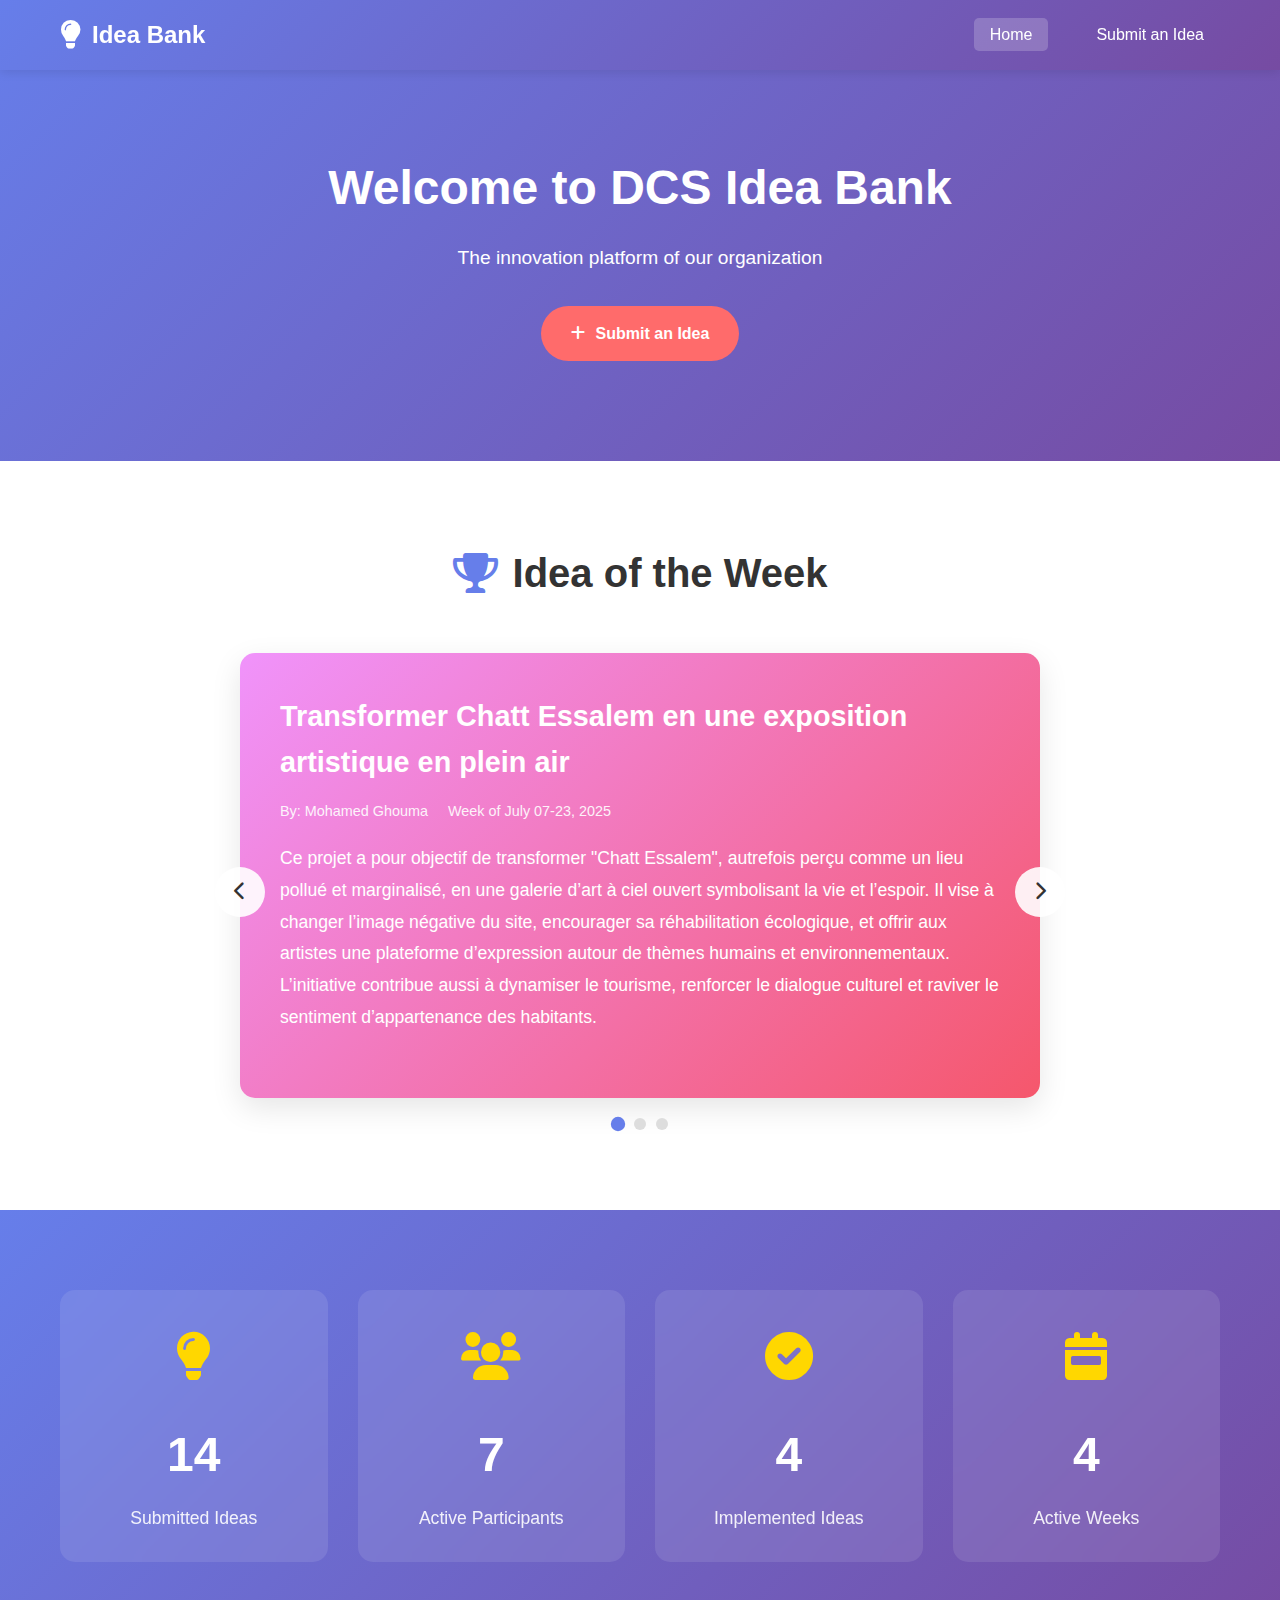
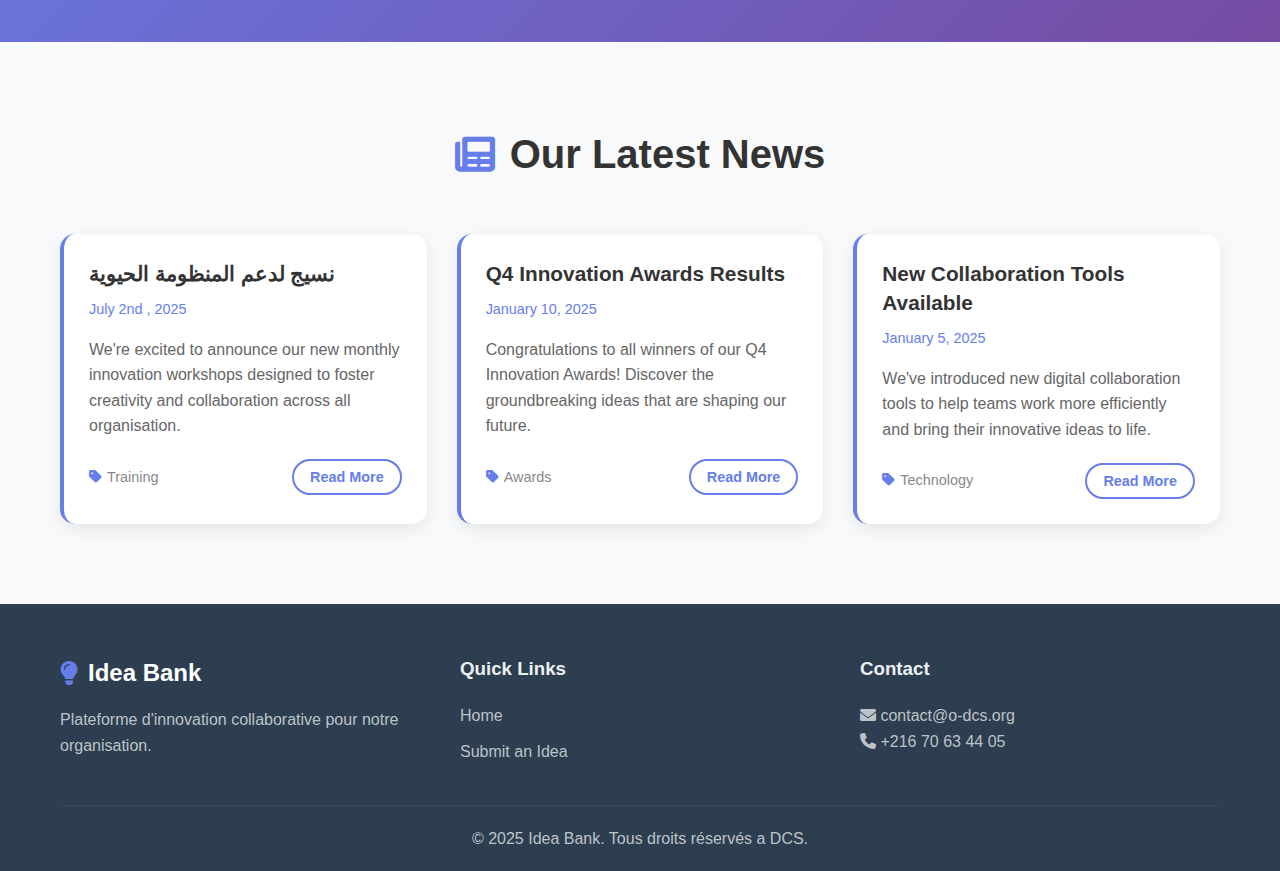
<file: index.html>
<!DOCTYPE html>
<html lang="fr">
<head>
    <meta charset="UTF-8">
    <meta name="viewport" content="width=device-width, initial-scale=1.0">
    <title>Idea Bank - Plateforme d'Innovation</title>
    <link rel="stylesheet" href="styles.css">
    <link href="https://cdnjs.cloudflare.com/ajax/libs/font-awesome/6.0.0/css/all.min.css" rel="stylesheet">
</head>
<body>
    <!-- Navigation -->
    <nav class="navbar">
        <div class="nav-container">
            <div class="nav-logo">
                <i class="fas fa-lightbulb"></i>
                <span>Idea Bank</span>
            </div>
            <ul class="nav-menu">
                <li class="nav-item">
                    <a href="index.html" class="nav-link active">Home</a>
                </li>
                <li class="nav-item">
                    <a href="submit-idea.html" class="nav-link">Submit an Idea</a>
                </li>
              
            </ul>
            <div class="hamburger">
                <span class="bar"></span>
                <span class="bar"></span>
                <span class="bar"></span>
            </div>
        </div>
    </nav>

    <!-- Hero Section -->
    <section class="hero">
        <div class="hero-content">
            <h1>Welcome to DCS Idea Bank</h1>
            <p>The innovation platform of our organization</p>
            <a href="submit-idea.html" class="cta-button">
                <i class="fas fa-plus"></i>
                Submit an Idea
            </a>
        </div>
    </section>

    <!-- Idea of the Week Slider -->
    <section class="idea-of-week">
        <div class="container">
            <h2 class="section-title">
                <i class="fas fa-trophy"></i>
                Idea of the Week
            </h2>
            
            <div class="slider-container">
                <div class="slider">
                    <div class="slide active">
                        <div class="slide-content">
                            <div class="slide-header">
                                <h3>Transformer Chatt Essalem en une exposition artistique en plein air</h3>
                                <div class="slide-meta">
                                    <span class="author">By: Mohamed Ghouma </span>
                                    <span class="date">Week of July 07-23, 2025</span>
                                </div>
                            </div>
                            <p class="slide-description">
Ce projet a pour objectif de transformer "Chatt Essalem", autrefois perçu comme un lieu pollué et marginalisé, en une galerie d’art à ciel ouvert symbolisant la vie et l’espoir. Il vise à changer l’image négative du site, encourager sa réhabilitation écologique, et offrir aux artistes une plateforme d’expression autour de thèmes humains et environnementaux. L’initiative contribue aussi à dynamiser le tourisme, renforcer le dialogue culturel et raviver le sentiment d’appartenance des habitants.                            </p>
                            <div class="slide-stats">
                              
                            </div>
                        </div>
                    </div>
                    <div class="slide ">
                        <div class="slide-content">
                            <div class="slide-header">
                                <h3>Projection-Débat – "For Sama" (Pour Sama)</h3>
                                <div class="slide-meta">
                                    <span class="author">By: Amira </span>
                                    <span class="date">Week of July 07-15, 2025</span>
                                </div>
                            </div>
                            <p class="slide-description">
                               Cette initiative vise à stimuler la réflexion collective autour des thématiques de la guerre, des droits humains, du courage des femmes et des familles en temps de crise, tout en encourageant l’empathie, l’ouverture d’esprit et l’humanité au sein de l’équipe. Elle permettra également de créer un espace de dialogue autour des questions d’engagement social, de solidarité et de résilience, en cohérence avec les valeurs de l’organisation.
                            </p>
                            <div class="slide-stats">
                              
                            </div>
                        </div>
                    </div>
                        <div class="slide">
                        <div class="slide-content">
                            <div class="slide-header">
                                <h3>Ciné Pause Collective</h3>
                                <div class="slide-meta">
                                    <span class="author">By:Iheb Ghrairi</span>
                                    <span class="date">Week of July 07-9, 2025</span>
                                </div>
                            </div>
                            <p class="slide-description">
Instaurer une pause cinéma hebdomadaire ouverte à toute l’équipe de DCS, où l’on regarde ensemble un court-métrage, un documentaire artistique, ou une œuvre audiovisuelle inspirante. Cette activité vise à créer un espace collectif de détente, de stimulation culturelle, et de cohésion d’équipe.                            </p>
                            <div class="slide-stats">
                              
                            </div>
                        </div>
                    </div>
                        <div class="slide">
                        <div class="slide-content">
                            <div class="slide-header">
                                <h3>Matrice d'analyse de risque</h3>
                                <div class="slide-meta">
                                    <span class="author">By:Jassem belayadi</span>
                                    <span class="date">Week of June 06-25, 2025</span>
                                </div>
                            </div>
                            <p class="slide-description">
La matrice d’analyse de risque est un outil essentiel dans la gestion de projets, permettant d’identifier, d’évaluer et de hiérarchiser les risques potentiels. En croisant la probabilité d’occurrence d’un risque avec l’impact potentiel qu’il peut avoir sur un projet ou une activité.                            <div class="slide-stats">
                              
                            </div>
                        </div>
                    </div>


                 

                 
                </div>

                <!-- Slider Navigation -->
                <button class="slider-btn prev-btn" onclick="changeSlide(-1)">
                    <i class="fas fa-chevron-left"></i>
                </button>
                <button class="slider-btn next-btn" onclick="changeSlide(1)">
                    <i class="fas fa-chevron-right"></i>
                </button>

                <!-- Slider Indicators -->
                <div class="slider-indicators">
                    <span class="indicator active" onclick="currentSlide(1)"></span>
                    <span class="indicator" onclick="currentSlide(2)"></span>
                    <span class="indicator" onclick="currentSlide(3)"></span>
                </div>
            </div>
        </div>
    </section>

    <!-- Statistics Section -->
    <section class="stats-section">
        <div class="container">
            <div class="stats-grid">
                <div class="stat-card">
                    <div class="stat-icon">
                        <i class="fas fa-lightbulb"></i>
                    </div>
                    <div class="stat-number" data-target="14">14</div>
                    <div class="stat-label">Submitted Ideas</div>
                </div>
                <div class="stat-card">
                    <div class="stat-icon">
                        <i class="fas fa-users"></i>
                    </div>
                    <div class="stat-number" data-target="7">7</div>
                    <div class="stat-label">Active Participants</div>
                </div>
                <div class="stat-card">
                    <div class="stat-icon">
                        <i class="fas fa-check-circle"></i>
                    </div>
                    <div class="stat-number" data-target="4">4</div>
                    <div class="stat-label">Implemented Ideas</div>
                </div>
                <div class="stat-card">
                    <div class="stat-icon">
                        <i class="fas fa-calendar-week"></i>
                    </div>
                    <div class="stat-number" data-target="4">4</div>
                    <div class="stat-label">Active Weeks</div>
                </div>
            </div>
        </div>
    </section>

    <!-- Latest News Section -->
    <section class="latest-news">
        <div class="container">
            <h2 class="section-title">
                <i class="fas fa-newspaper"></i>
                Our Latest News
            </h2>
            <div class="news-grid">
                <div class="news-card">
                    <div class="news-header">
                        <h3>نسيج لدعم المنظومة الحيوية</h3>
                        <span class="news-date">July 2nd , 2025</span>
                    </div>
                    <p>We're excited to announce our new monthly innovation workshops designed to foster creativity and collaboration across all organisation.</p>
                    <div class="news-footer">
                        <span class="news-category">
                            <i class="fas fa-tag"></i> Training
                        </span>
                        <button class="read-more" data-news="workshop">Read More</button>
                    </div>
                </div>

                <div class="news-card">
                    <div class="news-header">
                        <h3>Q4 Innovation Awards Results</h3>
                        <span class="news-date">January 10, 2025</span>
                    </div>
                    <p>Congratulations to all winners of our Q4 Innovation Awards! Discover the groundbreaking ideas that are shaping our future.</p>
                    <div class="news-footer">
                        <span class="news-category">
                            <i class="fas fa-tag"></i> Awards
                        </span>
                        <button class="read-more" data-news="awards">Read More</button>
                    </div>
                </div>

                <div class="news-card">
                    <div class="news-header">
                        <h3>New Collaboration Tools Available</h3>
                        <span class="news-date">January 5, 2025</span>
                    </div>
                    <p>We've introduced new digital collaboration tools to help teams work more efficiently and bring their innovative ideas to life.</p>
                    <div class="news-footer">
                        <span class="news-category">
                            <i class="fas fa-tag"></i> Technology
                        </span>
                        <button class="read-more" data-news="tools">Read More</button>
                    </div>
                </div>
            </div>
        </div>
    </section>

    <!-- News Modal -->
    <div id="newsModal" class="news-modal">
        <div class="modal-content">
            <div class="modal-header">
                <h2 id="modalTitle"></h2>
                <span class="close-modal">&times;</span>
            </div>
            <div class="modal-body">
                <div class="modal-meta">
                    <span id="modalDate"></span>
                    <span id="modalCategory"></span>
                </div>
                <div id="modalContent"></div>
            </div>
        </div>
    </div>

    <!-- Footer -->
    <footer class="footer">
        <div class="container">
            <div class="footer-content">
                <div class="footer-section">
                    <div class="footer-logo">
                        <i class="fas fa-lightbulb"></i>
                        <span>Idea Bank</span>
                    </div>
                    <p>Plateforme d'innovation collaborative pour notre organisation.</p>
                </div>
                <div class="footer-section">
                    <h3>Quick Links</h3>
                    <ul>
                        <li><a href="index.html">Home</a></li>
                        <li><a href="submit-idea.html">Submit an Idea</a></li>
                    </ul>
                </div>
                <div class="footer-section">
                    <h3>Contact</h3>
                    <p><i class="fas fa-envelope"></i> contact@o-dcs.org</p>
                    <p><i class="fas fa-phone"></i> +216 70 63 44 05</p>
                </div>
            </div>
            <div class="footer-bottom">
                <p>&copy; 2025 Idea Bank. Tous droits réservés a DCS.</p>
            </div>
        </div>
    </footer>

    <script src="script.js"></script>
</body>
</html>
</file>
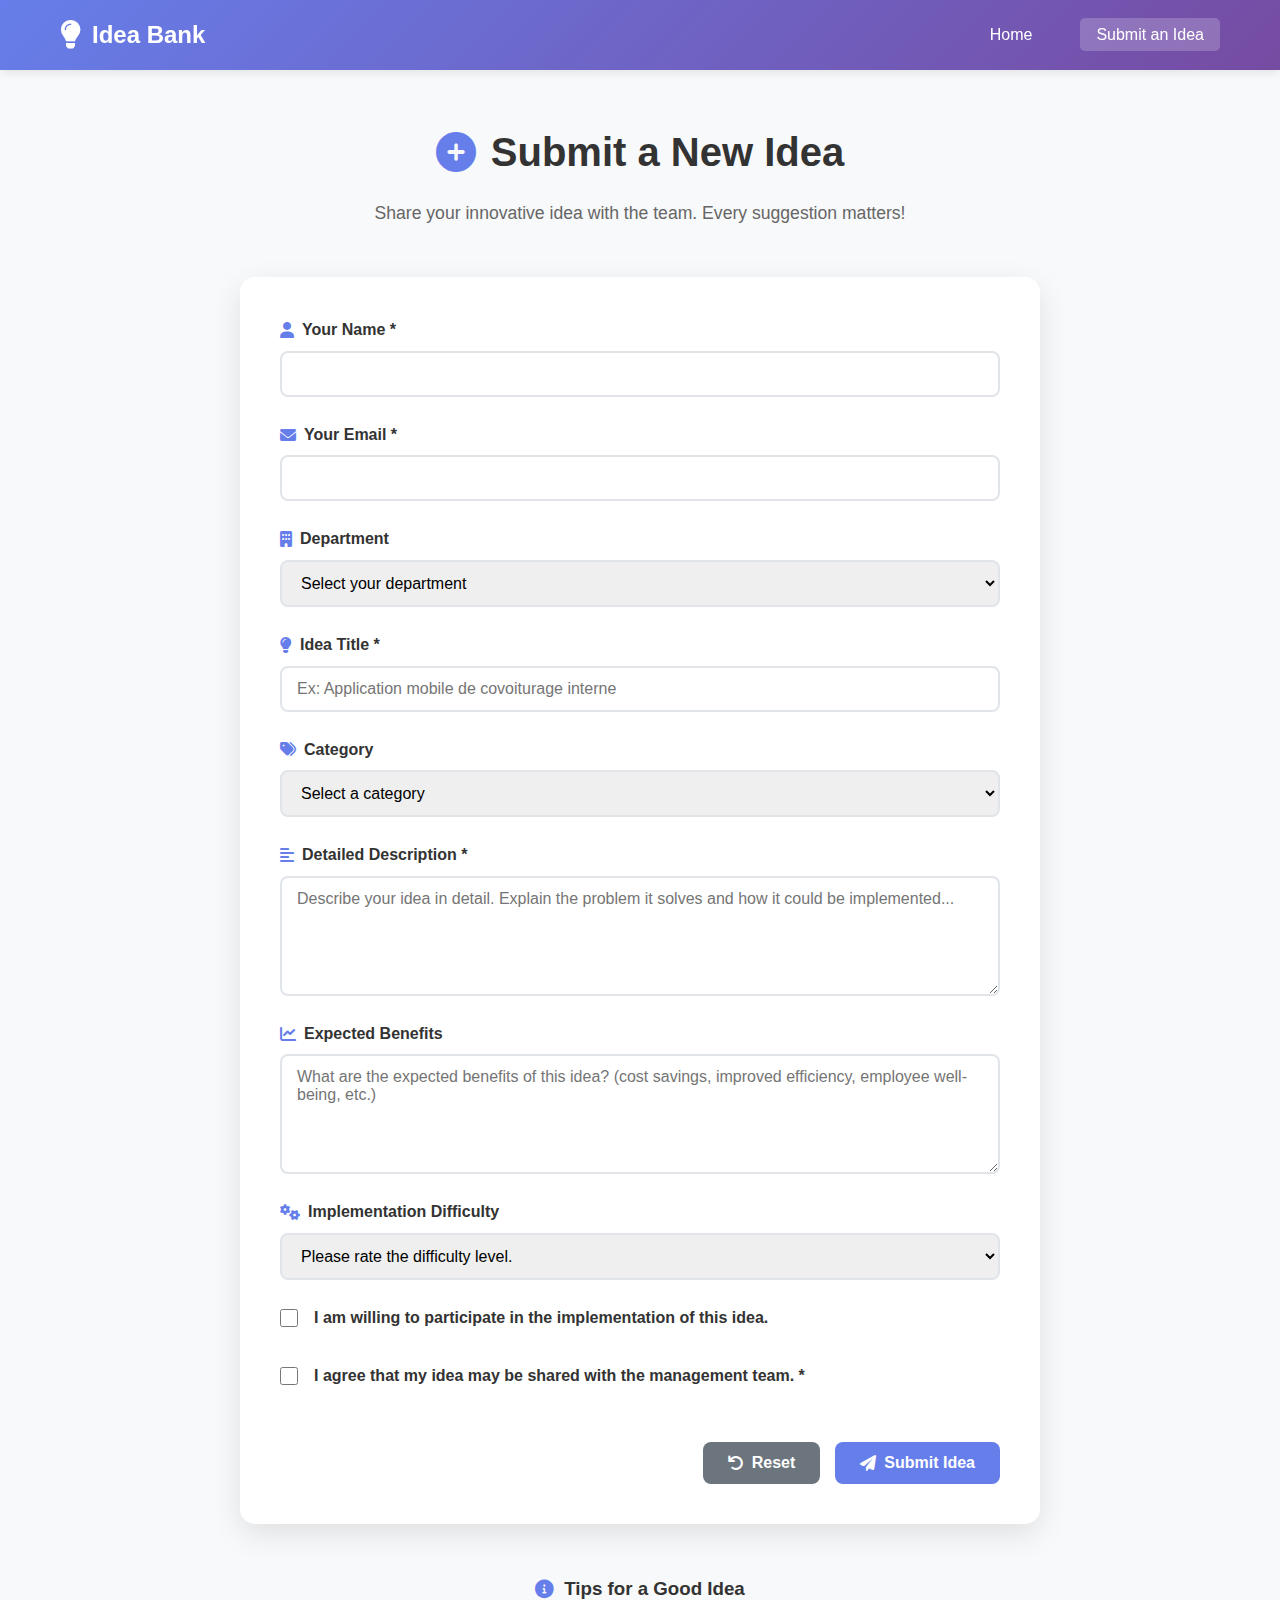
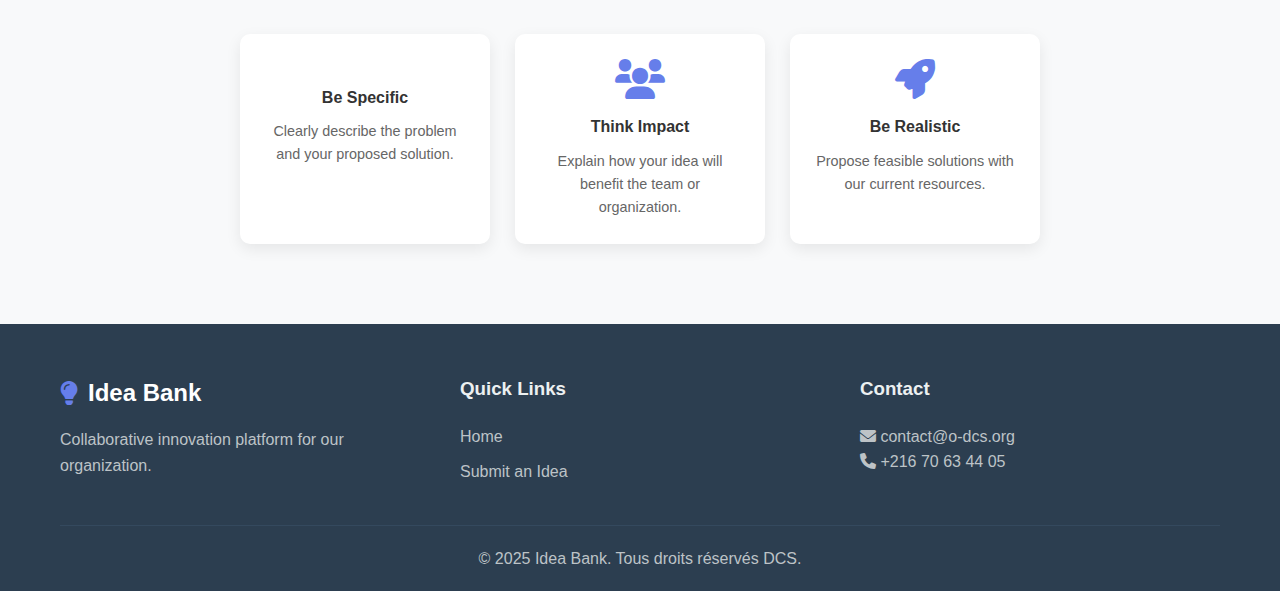
<file: submit-idea.html>
<!DOCTYPE html>
<html lang="fr">
<head>
    <meta charset="UTF-8">
    <meta name="viewport" content="width=device-width, initial-scale=1.0">
    <title>Submit an Idea – Idea Bank</title>
    <link rel="stylesheet" href="styles.css">
    <link href="https://cdnjs.cloudflare.com/ajax/libs/font-awesome/6.0.0/css/all.min.css" rel="stylesheet">
</head>
<body>
    <!-- Navigation -->
    <nav class="navbar">
        <div class="nav-container">
            <div class="nav-logo">
                <i class="fas fa-lightbulb"></i>
                <span>Idea Bank</span>
            </div>
            <ul class="nav-menu">
                <li class="nav-item">
                    <a href="index.html" class="nav-link">Home</a>
                </li>
                <li class="nav-item">
                    <a href="submit-idea.html" class="nav-link active">Submit an Idea</a>
                </li>
              
            </ul>
            <div class="hamburger">
                <span class="bar"></span>
                <span class="bar"></span>
                <span class="bar"></span>
            </div>
        </div>
    </nav>

    <!-- Form Section -->
    <section class="form-section">
        <div class="container">
            <div class="form-header">
                <h1>
                    <i class="fas fa-plus-circle"></i>
                  Submit a New Idea
                </h1>
                <p>Share your innovative idea with the team. Every suggestion matters!</p>
            </div>

            <div class="form-container">
                <form id="ideaForm" class="idea-form">
                    <div class="form-group">
                        <label for="authorName">
                            <i class="fas fa-user"></i>
                          Your Name *
                        </label>
                        <input type="text" id="authorName" name="authorName" required>
                    </div>

                    <div class="form-group">
                        <label for="authorEmail">
                            <i class="fas fa-envelope"></i>
                            Your Email *
                        </label>
                        <input type="email" id="authorEmail" name="authorEmail" required>
                    </div>

                    <div class="form-group">
                        <label for="department">
                            <i class="fas fa-building"></i>
                            Department
                        </label>
                        <select id="department" name="department">
                            <option value="">Select your department</option>
                            <option value="IT">IT</option>
                            <option value="HR">Human Resources</option>
                            <option value="Marketing">Com</option>
                            <option value="Finance">Finance</option>
                            <option value="Operations">PM</option>
                            <option value="Sales">Logistique</option>
                            <option value="Other">Autre</option>
                        </select>
                    </div>

                    <div class="form-group">
                        <label for="ideaTitle">
                            <i class="fas fa-lightbulb"></i>
                            Idea Title *
                        </label>
                        <input type="text" id="ideaTitle" name="ideaTitle" required 
                               placeholder="Ex: Application mobile de covoiturage interne">
                    </div>

                    <div class="form-group">
                        <label for="ideaCategory">
                            <i class="fas fa-tags"></i>
                            Category
                        </label>
                        <select id="ideaCategory" name="ideaCategory">
                            <option value="">Select a category</option>
                            <option value="Process">Process</option>
                            <option value="Workplace">Work Environment </option>
                            <option value="Communication">Communication</option>
                            <option value="Training">Training</option>
                            <option value="Sustainability">Sustainable Development</option>
                            <option value="Other">Other</option>
                        </select>
                    </div>

                    <div class="form-group">
                        <label for="ideaDescription">
                            <i class="fas fa-align-left"></i>
                            Detailed Description *
                        </label>
                        <textarea id="ideaDescription" name="ideaDescription" required 
                                  placeholder="Describe your idea in detail. Explain the problem it solves and how it could be implemented..."></textarea>
                    </div>

                    <div class="form-group">
                        <label for="expectedBenefits">
                            <i class="fas fa-chart-line"></i>
                            Expected Benefits
                        </label>
                        <textarea id="expectedBenefits" name="expectedBenefits" 
                                  placeholder="What are the expected benefits of this idea? (cost savings, improved efficiency, employee well-being, etc.)"></textarea>
                    </div>

                    <div class="form-group">
                        <label for="implementationDifficulty">
                            <i class="fas fa-cogs"></i>
                            Implementation Difficulty
                        </label>
                        <select id="implementationDifficulty" name="implementationDifficulty">
                            <option value="">Please rate the difficulty level.</option>
                            <option value="Low">Low – Can be implemented quickly</option>
                            <option value="Medium">Medium – Requires some resources</option>
                            <option value="High">High – Complex, long-term project</option>
                        </select>
                    </div>

                    <div class="form-group checkbox-group">
                        <label class="checkbox-label">
                            <input type="checkbox" id="willingToLead" name="willingToLead">
                            <span class="checkmark"></span>
                            I am willing to participate in the implementation of this idea.
                        </label>
                    </div>

                    <div class="form-group checkbox-group">
                        <label class="checkbox-label">
                            <input type="checkbox" id="agreeTerms" name="agreeTerms" required>
                            <span class="checkmark"></span>
                            I agree that my idea may be shared with the management team. *
                        </label>
                    </div>

                    <div class="form-actions">
                        <button type="button" class="btn-secondary" onclick="resetForm()">
                            <i class="fas fa-undo"></i>
                            Reset
                        </button>
                        <button type="submit" class="btn-primary">
                            <i class="fas fa-paper-plane"></i>
                            Submit Idea
                        </button>
                    </div>
                </form>

                <!-- Success Message -->
                <div id="successMessage" class="success-message" style="display: none;">
                    <div class="success-content">
                        <i class="fas fa-check-circle"></i>
                        <h3>Idea Submitted Successfully!</h3>
                        <p>Thank you for your contribution. Your idea will be reviewed by our team.</p>
                        <button onclick="hideSuccessMessage()" class="btn-primary">
                            Submit Another Idea
                        </button>
                    </div>
                </div>
            </div>

            <!-- Tips Section -->
            <div class="tips-section">
                <h3><i class="fas fa-info-circle"></i> Tips for a Good Idea</h3>
                <div class="tips-grid">
                    <div class="tip-card">
                        <i class="fas fa-target"></i>
                        <h4>Be Specific</h4>
                        <p>Clearly describe the problem and your proposed solution.</p>
                    </div>
                    <div class="tip-card">
                        <i class="fas fa-users"></i>
                        <h4>Think Impact</h4>
                        <p>Explain how your idea will benefit the team or organization.</p>
                    </div>
                    <div class="tip-card">
                        <i class="fas fa-rocket"></i>
                        <h4>Be Realistic</h4>
                        <p>Propose feasible solutions with our current resources.</p>
                    </div>
                </div>
            </div>
        </div>
    </section>

    <!-- Footer -->
    <footer class="footer">
        <div class="container">
            <div class="footer-content">
                <div class="footer-section">
                    <div class="footer-logo">
                        <i class="fas fa-lightbulb"></i>
                        <span>Idea Bank</span>
                    </div>
                    <p>Collaborative innovation platform for our organization.</p>
                </div>
                <div class="footer-section">
                    <h3>Quick Links</h3>
                    <ul>
                        <li><a href="index.html">Home</a></li>
                        <li><a href="submit-idea.html">Submit an Idea</a></li>
                    </ul>
                </div>
                <div class="footer-section">
                    <h3>Contact</h3>
                    <p><i class="fas fa-envelope"></i> contact@o-dcs.org</p>
                    <p><i class="fas fa-phone"></i> +216 70 63 44 05</p>
                </div>
            </div>
            <div class="footer-bottom">
                <p>&copy; 2025 Idea Bank. Tous droits réservés DCS.</p>
            </div>
        </div>
    </footer>

    <script src="script.js"></script>
</body>
</html>
</file>
<file: styles.css>
/* Reset and Base Styles */
* {
  margin: 0;
  padding: 0;
  box-sizing: border-box;
}

body {
  font-family: "Segoe UI", Tahoma, Geneva, Verdana, sans-serif;
  line-height: 1.6;
  color: #333;
  background-color: #f8f9fa;
}

.container {
  max-width: 1200px;
  margin: 0 auto;
  padding: 0 20px;
}

/* Navigation */
.navbar {
  background: linear-gradient(135deg, #667eea 0%, #764ba2 100%);
  padding: 1rem 0;
  position: fixed;
  top: 0;
  width: 100%;
  z-index: 1000;
  box-shadow: 0 2px 10px rgba(0, 0, 0, 0.1);
}

.nav-container {
  max-width: 1200px;
  margin: 0 auto;
  padding: 0 20px;
  display: flex;
  justify-content: space-between;
  align-items: center;
}

.nav-logo {
  display: flex;
  align-items: center;
  color: white;
  font-size: 1.5rem;
  font-weight: bold;
}

.nav-logo i {
  margin-right: 10px;
  font-size: 1.8rem;
}

.nav-menu {
  display: flex;
  list-style: none;
  gap: 2rem;
}

.nav-link {
  color: white;
  text-decoration: none;
  font-weight: 500;
  transition: all 0.3s ease;
  padding: 0.5rem 1rem;
  border-radius: 5px;
}

.nav-link:hover,
.nav-link.active {
  background-color: rgba(255, 255, 255, 0.2);
  transform: translateY(-2px);
}

.hamburger {
  display: none;
  flex-direction: column;
  cursor: pointer;
}

.bar {
  width: 25px;
  height: 3px;
  background-color: white;
  margin: 3px 0;
  transition: 0.3s;
}

/* Hero Section */
.hero {
  background: linear-gradient(135deg, #667eea 0%, #764ba2 100%);
  color: white;
  padding: 150px 0 100px;
  text-align: center;
}

.hero-content h1 {
  font-size: 3rem;
  margin-bottom: 1rem;
  animation: fadeInUp 1s ease;
}

.hero-content p {
  font-size: 1.2rem;
  margin-bottom: 2rem;
  animation: fadeInUp 1s ease 0.2s both;
}

.cta-button {
  display: inline-flex;
  align-items: center;
  gap: 10px;
  background-color: #ff6b6b;
  color: white;
  padding: 15px 30px;
  text-decoration: none;
  border-radius: 50px;
  font-weight: bold;
  transition: all 0.3s ease;
  animation: fadeInUp 1s ease 0.4s both;
}

.cta-button:hover {
  background-color: #ff5252;
  transform: translateY(-3px);
  box-shadow: 0 10px 25px rgba(255, 107, 107, 0.3);
}

/* Section Titles */
.section-title {
  text-align: center;
  font-size: 2.5rem;
  margin-bottom: 3rem;
  color: #333;
  display: flex;
  align-items: center;
  justify-content: center;
  gap: 15px;
}

.section-title i {
  color: #667eea;
}

/* Idea of the Week Slider */
.idea-of-week {
  padding: 80px 0;
  background: white;
}

.slider-container {
  position: relative;
  max-width: 800px;
  margin: 0 auto;
}

.slider {
  overflow: hidden;
  border-radius: 15px;
  box-shadow: 0 10px 30px rgba(0, 0, 0, 0.1);
}

.slide {
  display: none;
  padding: 40px;
  background: linear-gradient(135deg, #f093fb 0%, #f5576c 100%);
  color: white;
  animation: slideIn 0.5s ease;
}

.slide.active {
  display: block;
}

.slide-header h3 {
  font-size: 1.8rem;
  margin-bottom: 15px;
}

.slide-meta {
  display: flex;
  gap: 20px;
  margin-bottom: 20px;
  font-size: 0.9rem;
  opacity: 0.9;
}

.slide-description {
  font-size: 1.1rem;
  line-height: 1.8;
  margin-bottom: 25px;
}

.slide-stats {
  display: flex;
  gap: 20px;
}

.stat {
  display: flex;
  align-items: center;
  gap: 5px;
  background-color: rgba(255, 255, 255, 0.2);
  padding: 8px 15px;
  border-radius: 20px;
}

.slider-btn {
  position: absolute;
  top: 50%;
  transform: translateY(-50%);
  background-color: rgba(255, 255, 255, 0.9);
  border: none;
  width: 50px;
  height: 50px;
  border-radius: 50%;
  cursor: pointer;
  font-size: 1.2rem;
  color: #333;
  transition: all 0.3s ease;
}

.slider-btn:hover {
  background-color: white;
  transform: translateY(-50%) scale(1.1);
}

.prev-btn {
  left: -25px;
}

.next-btn {
  right: -25px;
}

.slider-indicators {
  display: flex;
  justify-content: center;
  gap: 10px;
  margin-top: 20px;
}

.indicator {
  width: 12px;
  height: 12px;
  border-radius: 50%;
  background-color: #ddd;
  cursor: pointer;
  transition: all 0.3s ease;
}

.indicator.active {
  background-color: #667eea;
  transform: scale(1.2);
}

/* Statistics Section */
.stats-section {
  padding: 80px 0;
  background: linear-gradient(135deg, #667eea 0%, #764ba2 100%);
  color: white;
}

.stats-grid {
  display: grid;
  grid-template-columns: repeat(auto-fit, minmax(250px, 1fr));
  gap: 30px;
}

.stat-card {
  text-align: center;
  padding: 30px;
  background-color: rgba(255, 255, 255, 0.1);
  border-radius: 15px;
  backdrop-filter: blur(10px);
  transition: transform 0.3s ease;
}

.stat-card:hover {
  transform: translateY(-10px);
}

.stat-icon {
  font-size: 3rem;
  margin-bottom: 20px;
  color: #ffd700;
}

.stat-number {
  font-size: 3rem;
  font-weight: bold;
  margin-bottom: 10px;
}

.stat-label {
  font-size: 1.1rem;
  opacity: 0.9;
}

/* Latest News Section */
.latest-news {
  padding: 80px 0;
  background: #f8f9fa;
}

.news-grid {
  display: grid;
  grid-template-columns: repeat(auto-fit, minmax(350px, 1fr));
  gap: 30px;
}

.news-card {
  background: white;
  border-radius: 15px;
  padding: 25px;
  box-shadow: 0 5px 15px rgba(0, 0, 0, 0.08);
  transition: all 0.3s ease;
  border-left: 4px solid #667eea;
}

.news-card:hover {
  transform: translateY(-5px);
  box-shadow: 0 15px 35px rgba(0, 0, 0, 0.15);
}

.news-header {
  margin-bottom: 15px;
}

.news-header h3 {
  color: #333;
  font-size: 1.3rem;
  margin-bottom: 8px;
  line-height: 1.4;
}

.news-date {
  color: #667eea;
  font-size: 0.9rem;
  font-weight: 500;
}

.news-card p {
  color: #666;
  margin-bottom: 20px;
  line-height: 1.6;
}

.news-footer {
  display: flex;
  justify-content: space-between;
  align-items: center;
}

.news-category {
  color: #888;
  font-size: 0.9rem;
  display: flex;
  align-items: center;
  gap: 5px;
}

.news-category i {
  color: #667eea;
}

.read-more {
  color: #667eea;
  background: none;
  border: 2px solid #667eea;
  font-weight: 600;
  transition: all 0.3s ease;
  padding: 8px 16px;
  border-radius: 20px;
  cursor: pointer;
  font-size: 0.9rem;
}

.read-more:hover {
  background-color: #667eea;
  color: white;
  transform: translateY(-2px);
}

/* Form Section */
.form-section {
  padding: 120px 0 80px;
  background: #f8f9fa;
}

.form-header {
  text-align: center;
  margin-bottom: 50px;
}

.form-header h1 {
  font-size: 2.5rem;
  color: #333;
  margin-bottom: 15px;
  display: flex;
  align-items: center;
  justify-content: center;
  gap: 15px;
}

.form-header h1 i {
  color: #667eea;
}

.form-header p {
  font-size: 1.1rem;
  color: #666;
}

.form-container {
  max-width: 800px;
  margin: 0 auto;
  background: white;
  padding: 40px;
  border-radius: 15px;
  box-shadow: 0 10px 30px rgba(0, 0, 0, 0.1);
}

.idea-form {
  display: grid;
  gap: 25px;
}

.form-group {
  display: flex;
  flex-direction: column;
}

.form-group label {
  font-weight: 600;
  margin-bottom: 8px;
  color: #333;
  display: flex;
  align-items: center;
  gap: 8px;
}

.form-group label i {
  color: #667eea;
}

.form-group input,
.form-group select,
.form-group textarea {
  padding: 12px 15px;
  border: 2px solid #e1e5e9;
  border-radius: 8px;
  font-size: 1rem;
  transition: all 0.3s ease;
  font-family: inherit;
}

.form-group input:focus,
.form-group select:focus,
.form-group textarea:focus {
  outline: none;
  border-color: #667eea;
  box-shadow: 0 0 0 3px rgba(102, 126, 234, 0.1);
}

.form-group textarea {
  min-height: 120px;
  resize: vertical;
}

.checkbox-group {
  flex-direction: row;
  align-items: center;
  gap: 12px;
}

.checkbox-label {
  display: flex;
  align-items: center;
  gap: 12px;
  cursor: pointer;
  font-weight: normal;
}

.checkbox-label input[type="checkbox"] {
  width: 18px;
  height: 18px;
  accent-color: #667eea;
}

.form-actions {
  display: flex;
  gap: 15px;
  justify-content: flex-end;
  margin-top: 20px;
}

.btn-primary,
.btn-secondary {
  padding: 12px 25px;
  border: none;
  border-radius: 8px;
  font-size: 1rem;
  font-weight: 600;
  cursor: pointer;
  transition: all 0.3s ease;
  display: flex;
  align-items: center;
  gap: 8px;
}

.btn-primary {
  background-color: #667eea;
  color: white;
}

.btn-primary:hover {
  background-color: #5a6fd8;
  transform: translateY(-2px);
}

.btn-secondary {
  background-color: #6c757d;
  color: white;
}

.btn-secondary:hover {
  background-color: #5a6268;
  transform: translateY(-2px);
}

/* Success Message */
.success-message {
  position: fixed;
  top: 0;
  left: 0;
  width: 100%;
  height: 100%;
  background-color: rgba(0, 0, 0, 0.5);
  display: flex;
  align-items: center;
  justify-content: center;
  z-index: 2000;
}

.success-content {
  background: white;
  padding: 40px;
  border-radius: 15px;
  text-align: center;
  max-width: 400px;
  animation: fadeInScale 0.3s ease;
}

.success-content i {
  font-size: 4rem;
  color: #28a745;
  margin-bottom: 20px;
}

.success-content h3 {
  color: #333;
  margin-bottom: 15px;
}

.success-content p {
  color: #666;
  margin-bottom: 25px;
}

/* Tips Section */
.tips-section {
  max-width: 800px;
  margin: 50px auto 0;
}

.tips-section h3 {
  text-align: center;
  color: #333;
  margin-bottom: 30px;
  display: flex;
  align-items: center;
  justify-content: center;
  gap: 10px;
}

.tips-section h3 i {
  color: #667eea;
}

.tips-grid {
  display: grid;
  grid-template-columns: repeat(auto-fit, minmax(250px, 1fr));
  gap: 25px;
}

.tip-card {
  background: white;
  padding: 25px;
  border-radius: 10px;
  text-align: center;
  box-shadow: 0 5px 15px rgba(0, 0, 0, 0.08);
}

.tip-card i {
  font-size: 2.5rem;
  color: #667eea;
  margin-bottom: 15px;
}

.tip-card h4 {
  color: #333;
  margin-bottom: 10px;
}

.tip-card p {
  color: #666;
  font-size: 0.9rem;
}

/* Footer */
.footer {
  background-color: #2c3e50;
  color: white;
  padding: 50px 0 20px;
}

.footer-content {
  display: grid;
  grid-template-columns: repeat(auto-fit, minmax(250px, 1fr));
  gap: 40px;
  margin-bottom: 30px;
}

.footer-section h3 {
  margin-bottom: 20px;
  color: #ecf0f1;
}

.footer-logo {
  display: flex;
  align-items: center;
  gap: 10px;
  font-size: 1.5rem;
  font-weight: bold;
  margin-bottom: 15px;
}

.footer-logo i {
  color: #667eea;
}

.footer-section p {
  color: #bdc3c7;
  line-height: 1.6;
}

.footer-section ul {
  list-style: none;
}

.footer-section ul li {
  margin-bottom: 10px;
}

.footer-section ul li a {
  color: #bdc3c7;
  text-decoration: none;
  transition: color 0.3s ease;
}

.footer-section ul li a:hover {
  color: #667eea;
}

.footer-bottom {
  text-align: center;
  padding-top: 20px;
  border-top: 1px solid #34495e;
  color: #bdc3c7;
}

/* Animations */
@keyframes fadeInUp {
  from {
    opacity: 0;
    transform: translateY(30px);
  }
  to {
    opacity: 1;
    transform: translateY(0);
  }
}

@keyframes slideIn {
  from {
    opacity: 0;
    transform: translateX(30px);
  }
  to {
    opacity: 1;
    transform: translateX(0);
  }
}

@keyframes fadeInScale {
  from {
    opacity: 0;
    transform: scale(0.8);
  }
  to {
    opacity: 1;
    transform: scale(1);
  }
}

/* News Modal Styles */
.news-modal {
  display: none;
  position: fixed;
  z-index: 3000;
  left: 0;
  top: 0;
  width: 100%;
  height: 100%;
  background-color: rgba(0, 0, 0, 0.6);
  backdrop-filter: blur(5px);
  animation: fadeIn 0.3s ease;
}

.modal-content {
  background-color: white;
  margin: 5% auto;
  padding: 0;
  border-radius: 15px;
  width: 90%;
  max-width: 800px;
  max-height: 80vh;
  overflow-y: auto;
  box-shadow: 0 20px 60px rgba(0, 0, 0, 0.3);
  animation: slideInDown 0.4s ease;
}

.modal-header {
  display: flex;
  justify-content: space-between;
  align-items: center;
  padding: 25px 30px;
  border-bottom: 1px solid #eee;
  background: linear-gradient(135deg, #667eea 0%, #764ba2 100%);
  color: white;
  border-radius: 15px 15px 0 0;
}

.modal-header h2 {
  margin: 0;
  font-size: 1.8rem;
  flex: 1;
}

.close-modal {
  font-size: 2rem;
  font-weight: bold;
  cursor: pointer;
  color: white;
  opacity: 0.8;
  transition: all 0.3s ease;
  width: 40px;
  height: 40px;
  display: flex;
  align-items: center;
  justify-content: center;
  border-radius: 50%;
  background-color: rgba(255, 255, 255, 0.1);
}

.close-modal:hover {
  opacity: 1;
  background-color: rgba(255, 255, 255, 0.2);
  transform: scale(1.1);
}

.modal-body {
  padding: 30px;
}

.modal-meta {
  display: flex;
  gap: 20px;
  margin-bottom: 25px;
  padding-bottom: 15px;
  border-bottom: 1px solid #eee;
}

.modal-meta span {
  font-size: 0.9rem;
  color: #667eea;
  font-weight: 600;
}

.modal-body h3 {
  color: #333;
  margin: 25px 0 15px 0;
  font-size: 1.3rem;
}

.modal-body p {
  color: #666;
  line-height: 1.8;
  margin-bottom: 20px;
}

.modal-body ul {
  color: #666;
  margin: 15px 0;
  padding-left: 20px;
}

.modal-body li {
  margin-bottom: 8px;
  line-height: 1.6;
}

.highlight-box {
  background: linear-gradient(135deg, #f093fb 0%, #f5576c 100%);
  color: white;
  padding: 20px;
  border-radius: 10px;
  margin: 20px 0;
}

.highlight-box h4 {
  margin: 0 0 10px 0;
  font-size: 1.1rem;
}

.highlight-box p {
  margin: 0;
  color: white;
  opacity: 0.95;
}

/* Modal Animations */
@keyframes fadeIn {
  from {
    opacity: 0;
  }
  to {
    opacity: 1;
  }
}

@keyframes slideInDown {
  from {
    opacity: 0;
    transform: translateY(-50px) scale(0.9);
  }
  to {
    opacity: 1;
    transform: translateY(0) scale(1);
  }
}

/* Responsive Design */
@media (max-width: 768px) {
  .hamburger {
    display: flex;
  }

  .nav-menu {
    position: fixed;
    left: -100%;
    top: 70px;
    flex-direction: column;
    background-color: rgba(102, 126, 234, 0.95);
    width: 100%;
    text-align: center;
    transition: 0.3s;
    backdrop-filter: blur(10px);
    padding: 20px 0;
  }

  .nav-menu.active {
    left: 0;
  }

  .nav-menu li {
    margin: 10px 0;
  }

  .hero-content h1 {
    font-size: 2rem;
  }

  .section-title {
    font-size: 2rem;
    flex-direction: column;
    gap: 10px;
  }

  .slider-btn {
    display: none;
  }

  .stats-grid {
    grid-template-columns: repeat(2, 1fr);
    gap: 20px;
  }

  .news-grid {
    grid-template-columns: 1fr;
  }

  .form-actions {
    flex-direction: column;
  }

  .footer-content {
    grid-template-columns: 1fr;
    gap: 30px;
  }
}

@media (max-width: 480px) {
  .container {
    padding: 0 15px;
  }

  .hero {
    padding: 120px 0 80px;
  }

  .hero-content h1 {
    font-size: 1.8rem;
  }

  .stats-grid {
    grid-template-columns: 1fr;
  }

  .slide {
    padding: 25px;
  }

  .form-container {
    padding: 25px;
  }

  .tips-grid {
    grid-template-columns: 1fr;
  }
}
</file>
